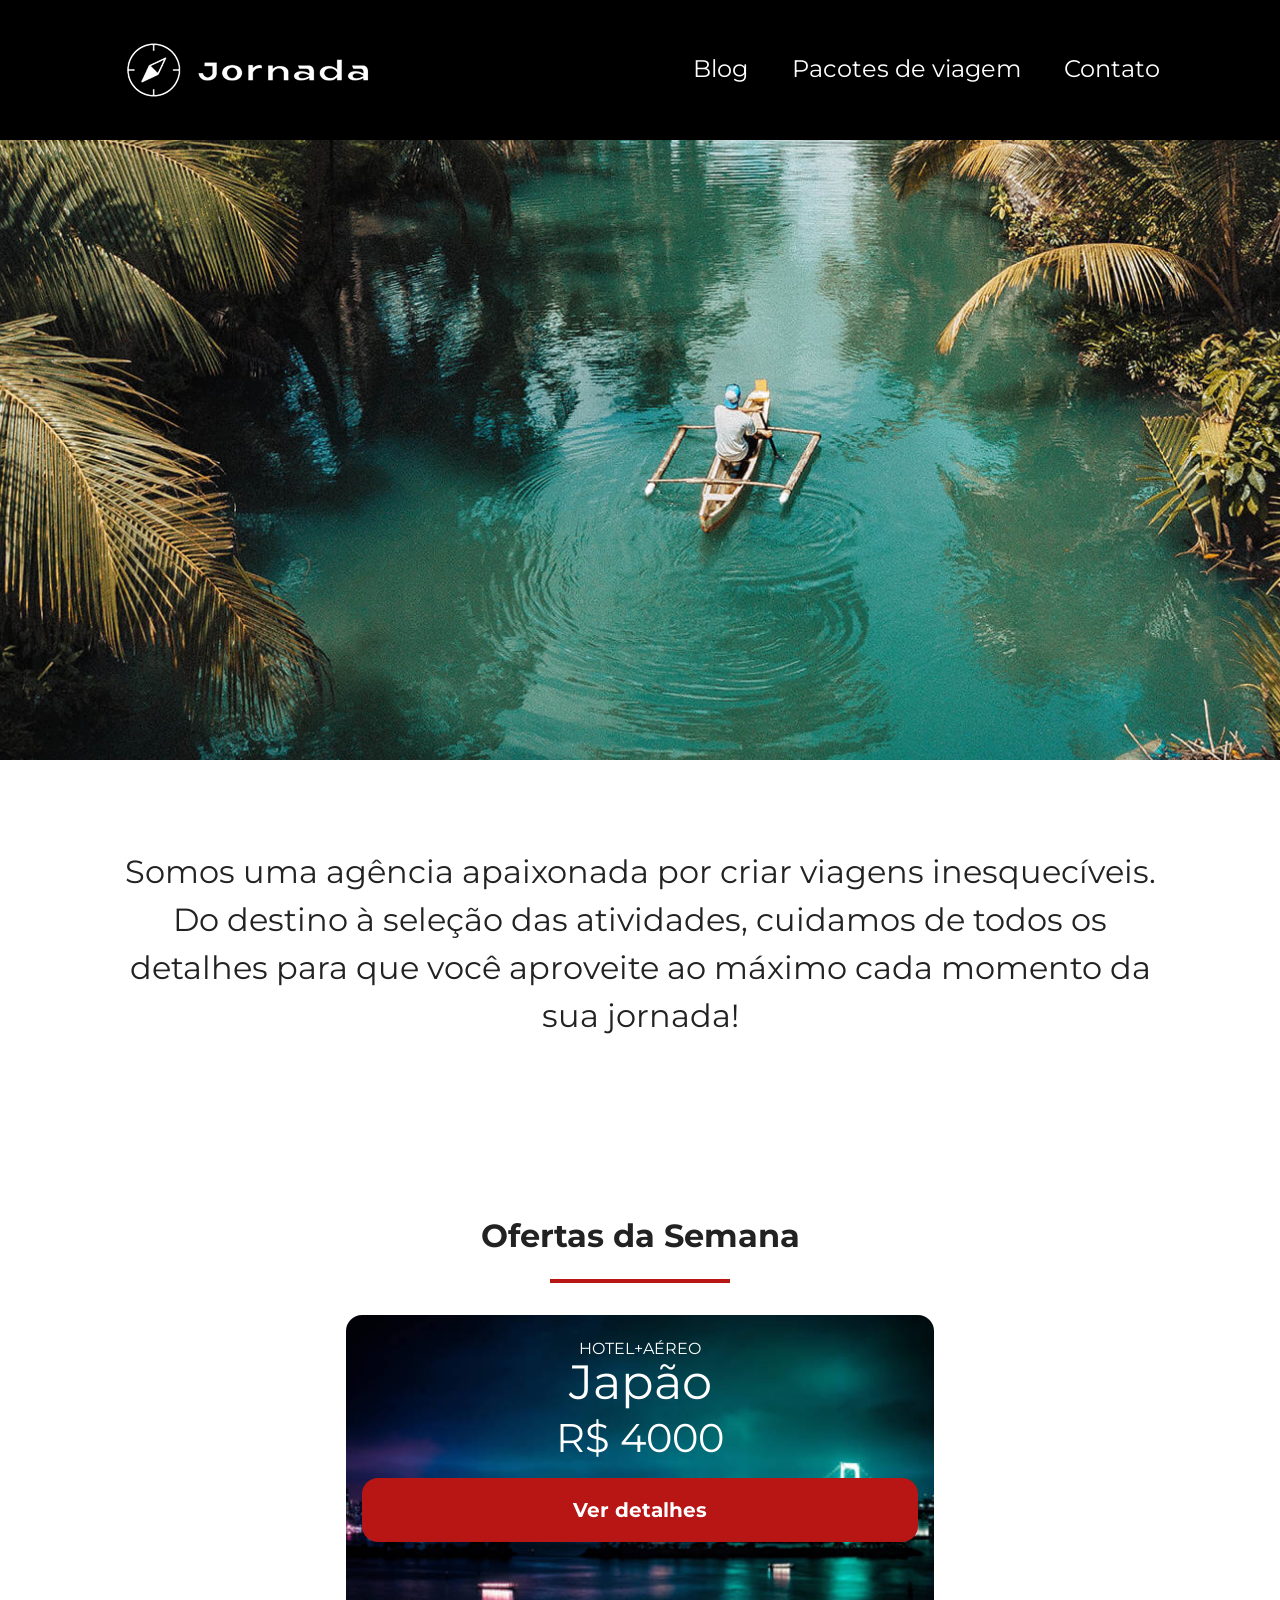
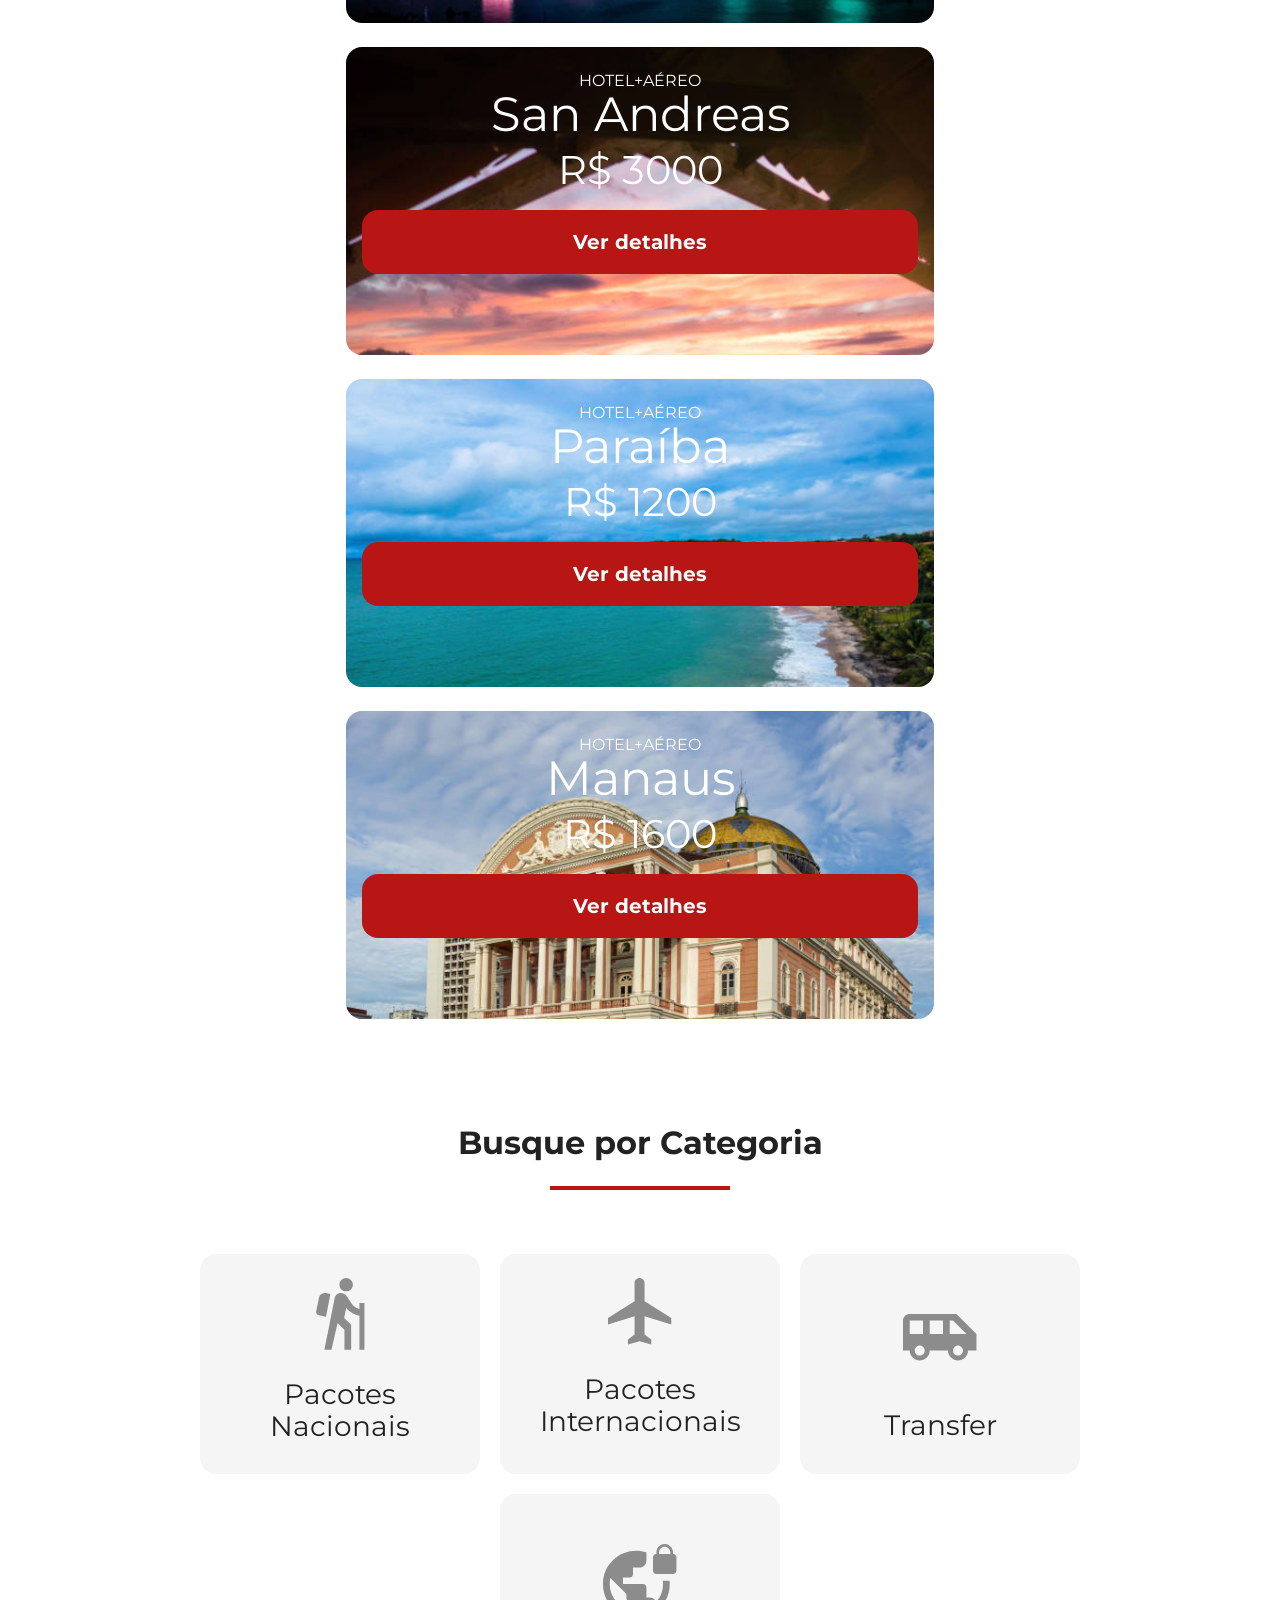
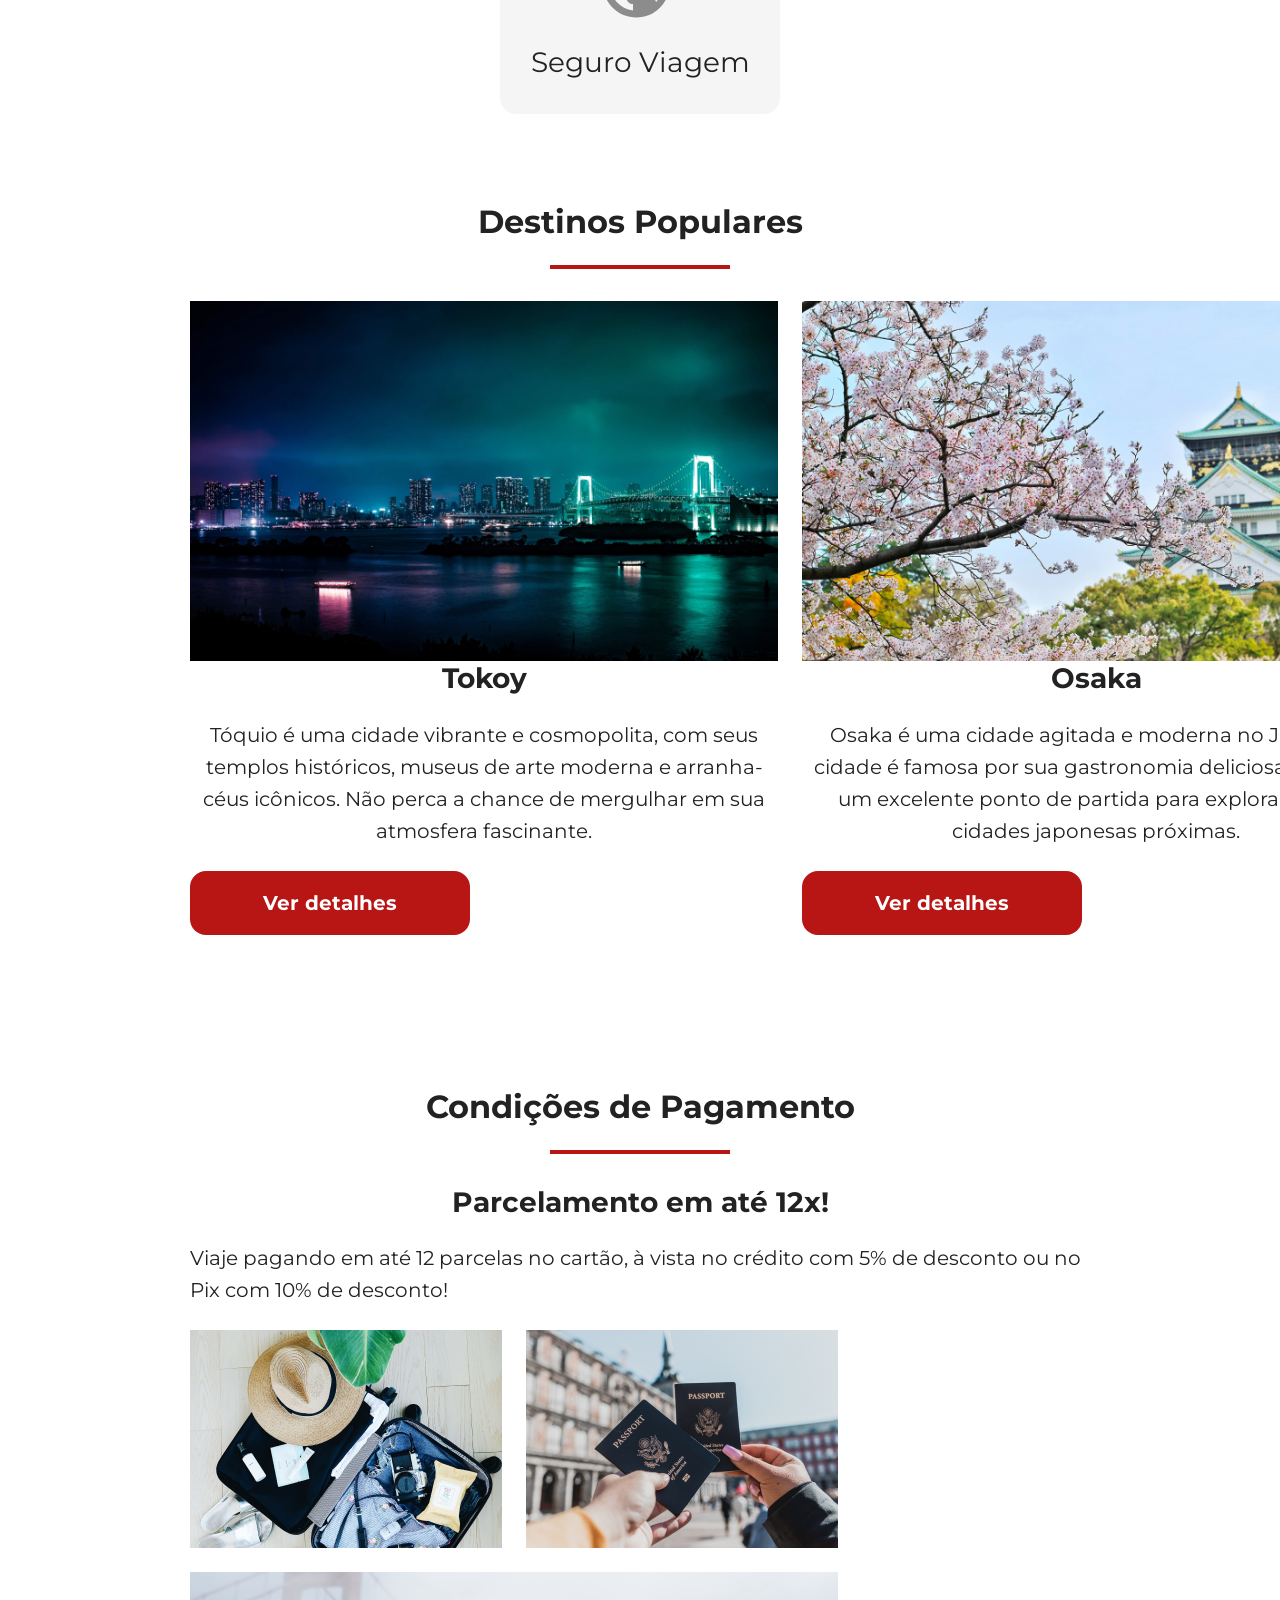
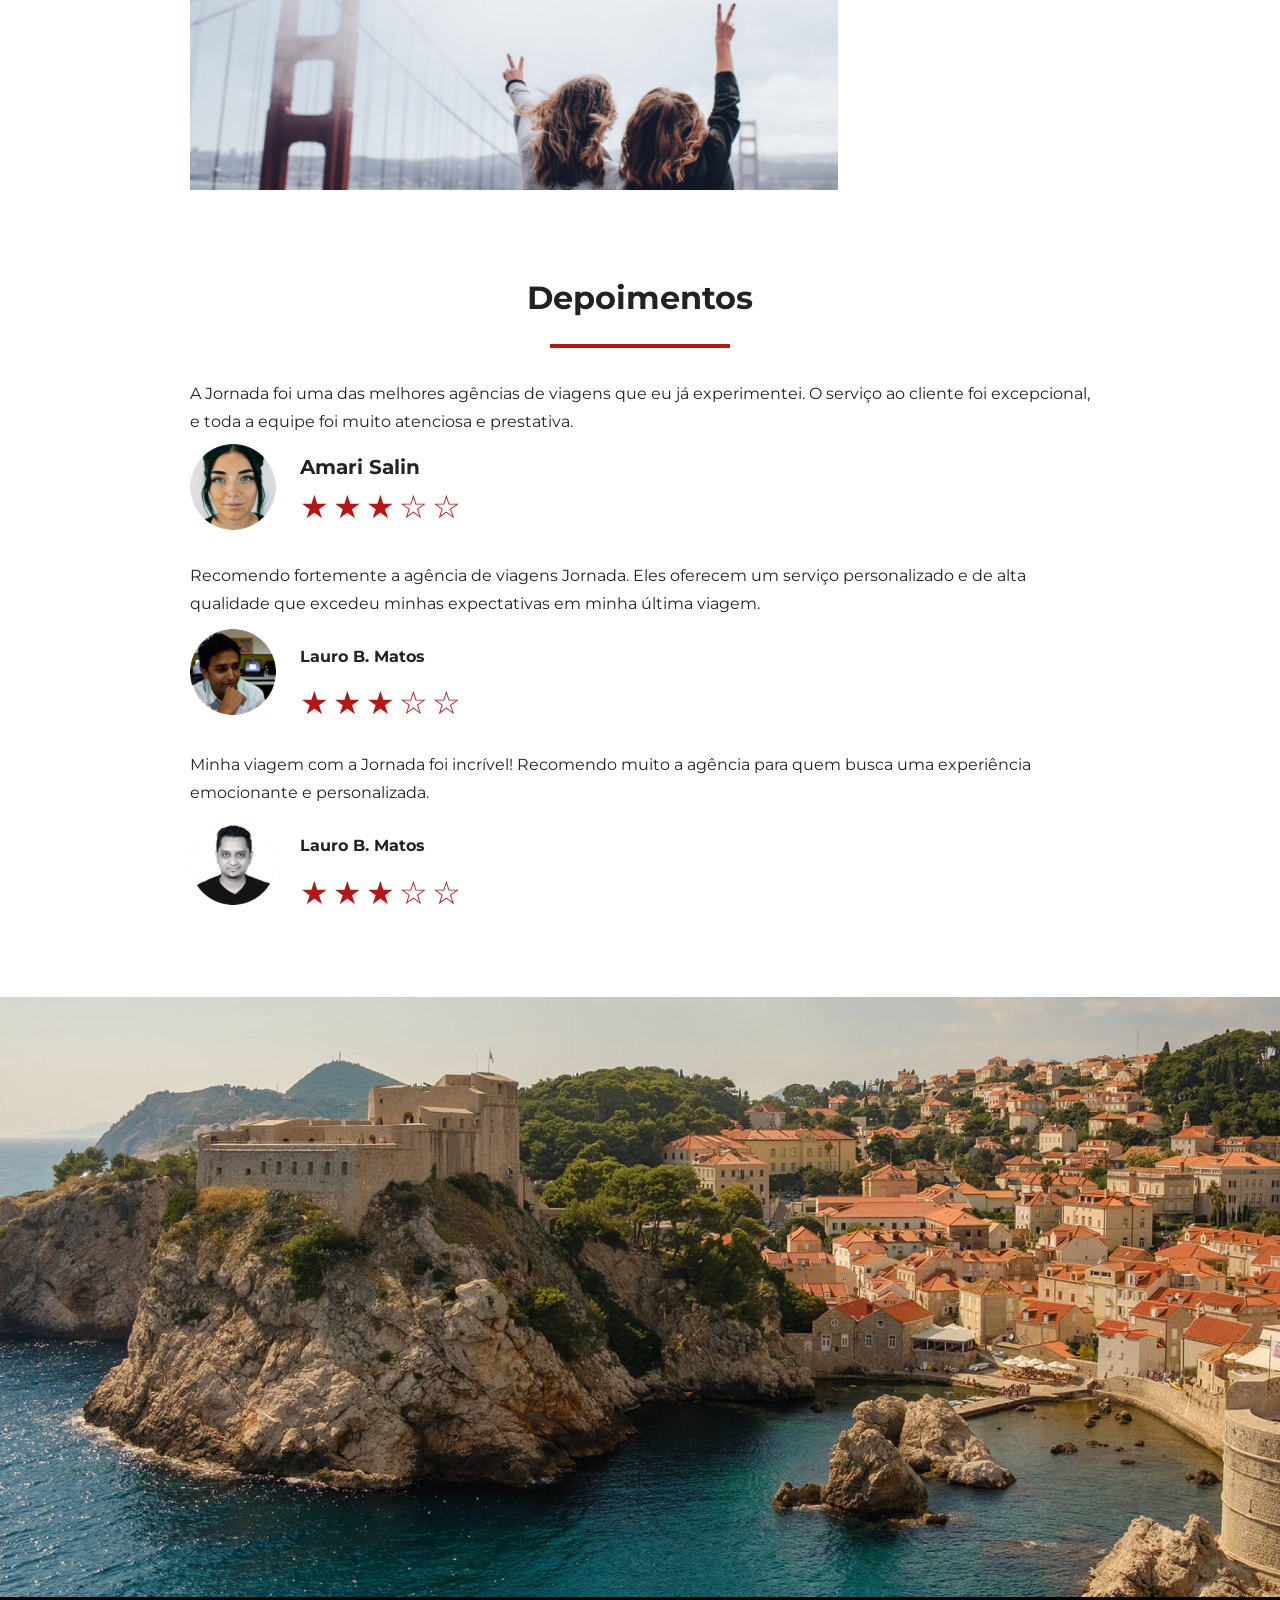
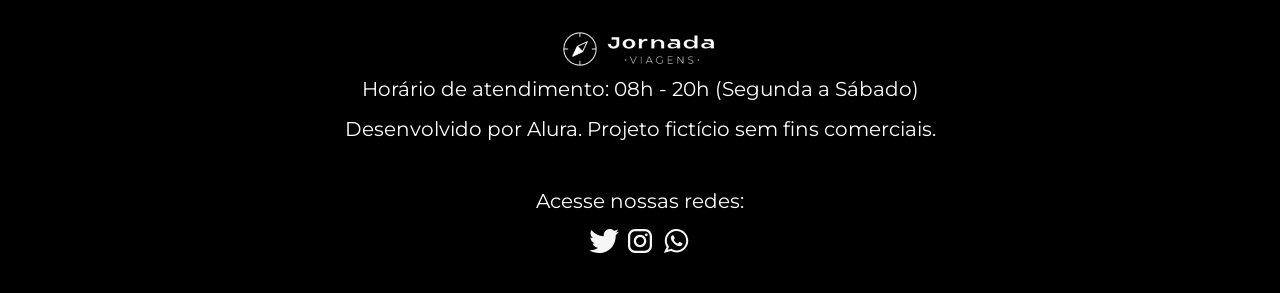
<file: index.html>
<!doctype html>
<html lang="pt-br">

<head>
  <meta charset="UTF-8" />
  <meta name="viewport" content="width=device-width, initial-scale=1.0" />
  <meta name="og:title" content="Jornada Viagens">
  <meta name="description" content="Jornada Viagens, uma agência apaixonada por criar viagens inesquecíveis">
  <meta name="og:description" content="Jornada Viagens, uma agência apaixonada por criar viagens inesquecíveis">
  <meta name="og:image" content="https://getegames.github.io/jornada-viagens/img/logo-branco-footer.png">
  <meta name="og:type" content="website">
  <meta name="og:url" content="https://getegames.github.io/jornada-viagens">
  <link rel="icon" href="favico.svg" type="xml/svg">
  <link rel="stylesheet" href="css/style.css" />
  <title>Jornada Viagens</title>
</head>

<body>
  <header class="main-header">
    <a class="logo" href="index.html" title="voltar para a página inicial">
      <img class="img-mobile" src="img/bussola-jornada-branca.png"
        alt="Bussola do logo Jornada Viagens na cor branco" />
      <img class="img-desktop" src="img/bussola-texto-jornada-branco.png" alt="Logo Jornada Viagens na cor branco" />
    </a>
    <div class="navigation-menu">
      <label for="menu">
        <img src="img/menu.png" alt="menu" />
      </label>
      <input type="checkbox" name="" id="menu" hidden />
      <nav>
        <ul class="list-link">
          <li>
            <a href="blog.html" target="_blank" title="Acessar Blog">Blog</a>
          </li>
          <li>
            <a href="pacotes.html" target="_blank" title="Acessar Pacotes de viagem">Pacotes de viagem</a>
          </li>
          <li>
            <a href="contato.html" target="_blank" title="Acessar Contato">Contato</a>
          </li>
        </ul>
      </nav>
    </div>
  </header>

  <main>
    <section class="hero">
      <div class="hero-img"></div>
      <h2 class="description">
        Somos uma agência apaixonada por criar viagens inesquecíveis. Do
        destino à seleção das atividades, cuidamos de todos os detalhes para
        que você aproveite ao máximo cada momento da sua jornada!
      </h2>
    </section>

    <section class="offers">
      <div class="section-title">
        <h2 class="content-title">Ofertas da Semana</h2>
        <hr />
      </div>
      <div class="offers-cards">
        <article class="card japao">
          <header>
            <p clss="content-text">HOTEL+AÉREO</p>
            <h3 class="content-text">
              Japão <br />
              <span>R$ 4000</span>
            </h3>
          </header>
          <footer>
            <a href="#" class="button">Ver detalhes</a>
          </footer>
        </article>

        <article class="card san-andreas">
          <header>
            <p clss="content-text">HOTEL+AÉREO</p>
            <h3 class="content-text">
              San Andreas <br />
              <span>R$ 3000</span>
            </h3>
          </header>
          <footer>
            <a href="#" class="button">Ver detalhes</a>
          </footer>
        </article>

        <article class="card paraiba">
          <header>
            <p clss="content-text">HOTEL+AÉREO</p>
            <h3 class="content-text">
              Paraíba <br />
              <span>R$ 1200</span>
            </h3>
          </header>
          <footer>
            <a href="#" class="button">Ver detalhes</a>
          </footer>
        </article>

        <article class="card manaus">
          <header>
            <p clss="content-text">HOTEL+AÉREO</p>
            <h3 class="content-text">
              Manaus <br />
              <span>R$ 1600</span>
            </h3>
          </header>
          <footer>
            <a href="#" class="button">Ver detalhes</a>
          </footer>
        </article>
      </div>
    </section>

    <section class="categories">
      <div class="section-title">
        <h2 class="content-title">Busque por Categoria</h2>
        <hr />
      </div>
      <div class="categories-cards">
        <a class="card" href="#" target="_blank" title="Busque pela categoria Pacotes Nacionais">
          <img src="img/pacotes-nacionais.svg" alt="Icone cinza representando uma pessoa fazendo tracking" />
          <h3 class="content-text">
            Pacotes <br />
            Nacionais
          </h3>
        </a>
        <a class="card" href="#" target="_blank" title="Busque pela categoria Pacotes Internacionais">
          <img src="img/pacotes-interacionais.svg" alt="Icone cinza de uma veiculo aéreo Avião" />
          <h3 class="content-text">
            Pacotes <br />
            Internacionais
          </h3>
        </a>
        <a class="card single-line transfer" href="#" target="_blank" title="Busque pela categoria Transfer">
          <img src="img/icon-transfer.svg" alt="Icone cinza representando um carro" />
          <h3 class="content-text">Transfer</h3>
        </a>
        <a class="card single-line" href="#" target="_blank" title="Busque pela categoria Seguro Viagem">
          <img src="img/seguro-viagem.svg" alt="Icone cinza representando planeta Terra e um cadeado" />
          <h3 class="content-text">Seguro Viagem</h3>
        </a>
      </div>
    </section>

    <section class="destinations">
      <div class="section-title">
        <h2 class="content-title">Destinos Populares</h2>
        <hr />
      </div>
      <div class="destination-items">
        <article class="item">
          <header>
            <div class="img-item">
              <div class="image-destination-1"></div>
              <h3 class="content-title">Tokoy</h>
                <p class="content-text">
                  Tóquio é uma cidade vibrante e cosmopolita, com seus templos
                  históricos, museus de arte moderna e arranha-céus icônicos.
                  Não perca a chance de mergulhar em sua atmosfera fascinante.
                </p>
                <footer>
                  <a href="#" class="button">Ver detalhes</a>
                </footer>
            </div>
          </header>
        </article>

        <article class="item">
          <header>
            <div class="img-item">
              <div class="image-destination-2"></div>
              <h3 class="content-title">Osaka</h>
                <p class="content-text">
                  Osaka é uma cidade agitada e moderna no Japãos. A cidade é
                  famosa por sua gastronomia deliciosa e por ser um excelente
                  ponto de partida para explorar outras cidades japonesas
                  próximas.
                </p>
                <footer>
                  <a href="#" class="button">Ver detalhes</a>
                </footer>
            </div>
          </header>
        </article>
      </div>
    </section>

    <section class="payments">
      <div class="section-title">
        <h2 class="content-title">Condições de Pagamento</h2>
        <hr />
      </div>
      <div class="content-container">
        <div class="content-text">
          <h3 class="content-title">Parcelamento em até 12x!</h3>
          <p class="content-text">
            Viaje pagando em até 12 parcelas no cartão, à vista no crédito com
            5% de desconto ou no Pix com 10% de desconto!
          </p>
        </div>
        <div class="image-gallery">
          <div class="image-first"></div>
          <div class="image-second"></div>
          <div class="image-thirdy-colaspan-2"></div>
        </div>
      </div>
    </section>

    <section class="testimonial">
      <div class="section-title">
        <h2>Depoimentos</h2>
        <hr />
      </div>
      <div class="testimonial-container">
        <article>
          <header>
            <p>
              A Jornada foi uma das melhores agências de viagens que eu já
              experimentei. O serviço ao cliente foi excepcional, e toda a
              equipe foi muito atenciosa e prestativa.
            </p>
          </header>
          <footer>
            <img src="/img/testemun-talita.png" alt="imagem de perfil da cliente Talita Villas Boas" />
            <div class="profile-content">
              <h3>Amari Salin</h3>
              <div class="rating">
                <span class="star">★</span>
                <span class="star">★</span>
                <span class="star">★</span>
                <span class="star">☆</span>
                <span class="star">☆</span>
              </div>
            </div>
          </footer>
        </article>
        <article>
          <header>
            <p>
              Recomendo fortemente a agência de viagens Jornada. Eles oferecem
              um serviço personalizado e de alta qualidade que excedeu minhas
              expectativas em minha última viagem.
            </p>
          </header>
          <footer>
            <img src="/img/testemun-amari.png" alt="imagem de perfil da cliente Amari Salin" />
            <div class="profile-content">
              <h4>Lauro B. Matos</h4>
              <div class="rating">
                <span class="star">★</span>
                <span class="star">★</span>
                <span class="star">★</span>
                <span class="star">☆</span>
                <span class="star">☆</span>
              </div>
            </div>
          </footer>
        </article>
        <article>
          <header>
            <p>
              Minha viagem com a Jornada foi incrível! Recomendo muito a agência
              para quem busca uma experiência emocionante e personalizada.
            </p>
          </header>
          <footer>
            <img src="/img/testemun-lauro.png" alt="imagem de perfil da cliente Lauro B. Matos" />
            <div class="profile-content">
              <h4>Lauro B. Matos</h4>
              <div class="rating">
                <span class="star">★</span>
                <span class="star">★</span>
                <span class="star">★</span>
                <span class="star">☆</span>
                <span class="star">☆</span>
              </div>
            </div>
          </footer>
        </article>
      </div>
    </section>

    <section class="bottom-hero">
      <div class="hero-img"></div>
    </section>
  </main>

  <footer class="main-footer main-footer-img">
    <div class="footer-content">
      <img src="img/logo-branco-footer.png" alt="logo completa Jornada Viagens" />
      <p>Horário de atendimento: 08h - 20h (Segunda a Sábado)</p>
      <p>Desenvolvido por Alura. Projeto fictício sem fins comerciais.</p>
    </div>

    <div class="footer-social">
      <p>Acesse nossas redes:</p>
      <a href="#" target="_blank" title="Acesse o Twitter do Jornada Viagens">
        <img src="/img/icone-twiter.svg" alt="icone do Twiter na cor branca" />
      </a>
      <a href="#" target="_blank" title="Acesse o Instagram do Jornada Viagens">
        <img src="/img/icone-instragam.svg" alt="icone do Instagram na cor branca" />
      </a>
      <a href="#" target="_blank" title="Entre em contato via Whatsapp">
        <img src="img/icone-whatsapp.svg" alt="icone do Whatsapp na cor branca" />
      </a>
    </div>
  </footer>
  
</body>

</html>
</file>
<file: css/style.css>
@import url(global.css);
@import url(header.css);
@import url(hero.css);
@import url(offers.css);
@import url(categoria.css);
@import url(destinations.css);
@import url(payments.css);
@import url(testimonials.css);
@import url(footer.css);
</file>
